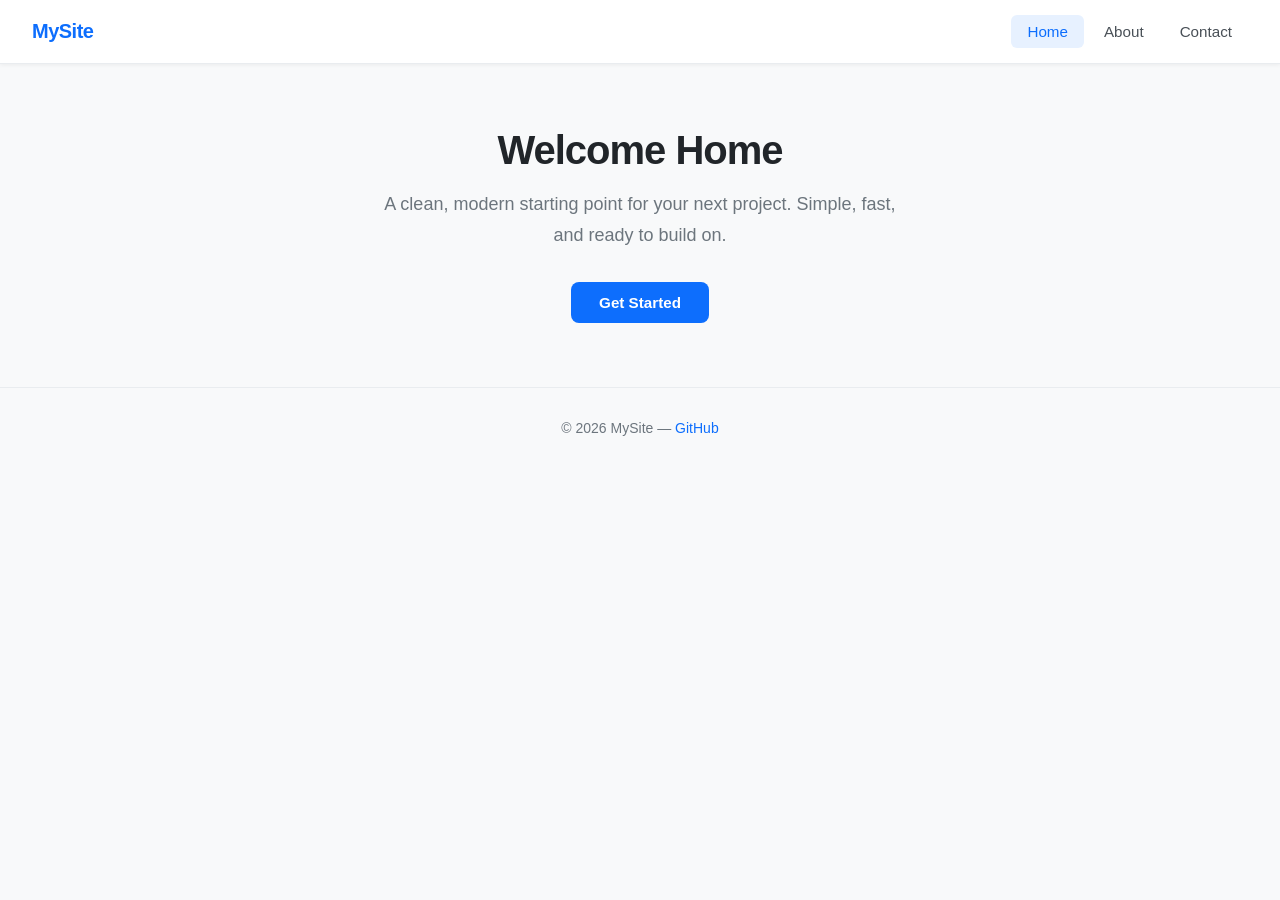
<file: index.html>
<!DOCTYPE html>
<html lang="en">
<head>
  <meta charset="UTF-8">
  <meta name="viewport" content="width=device-width, initial-scale=1.0">
  <title>My Site</title>
  <link rel="stylesheet" href="styles.css">
</head>
<body>

  <nav>
    <a class="nav-logo" href="#">MySite</a>
    <ul class="nav-links">
      <li><a href="#" class="active">Home</a></li>
      <li><a href="#">About</a></li>
      <li><a href="#">Contact</a></li>
    </ul>
  </nav>

  <main>
    <h1>Welcome Home</h1>
    <p>A clean, modern starting point for your next project. Simple, fast, and ready to build on.</p>
    <a class="cta" href="#">Get Started</a>
  </main>

  <footer>
    <p>&copy; 2026 MySite &mdash; <a href="https://github.com">GitHub</a></p>
  </footer>

</body>
</html>
</file>
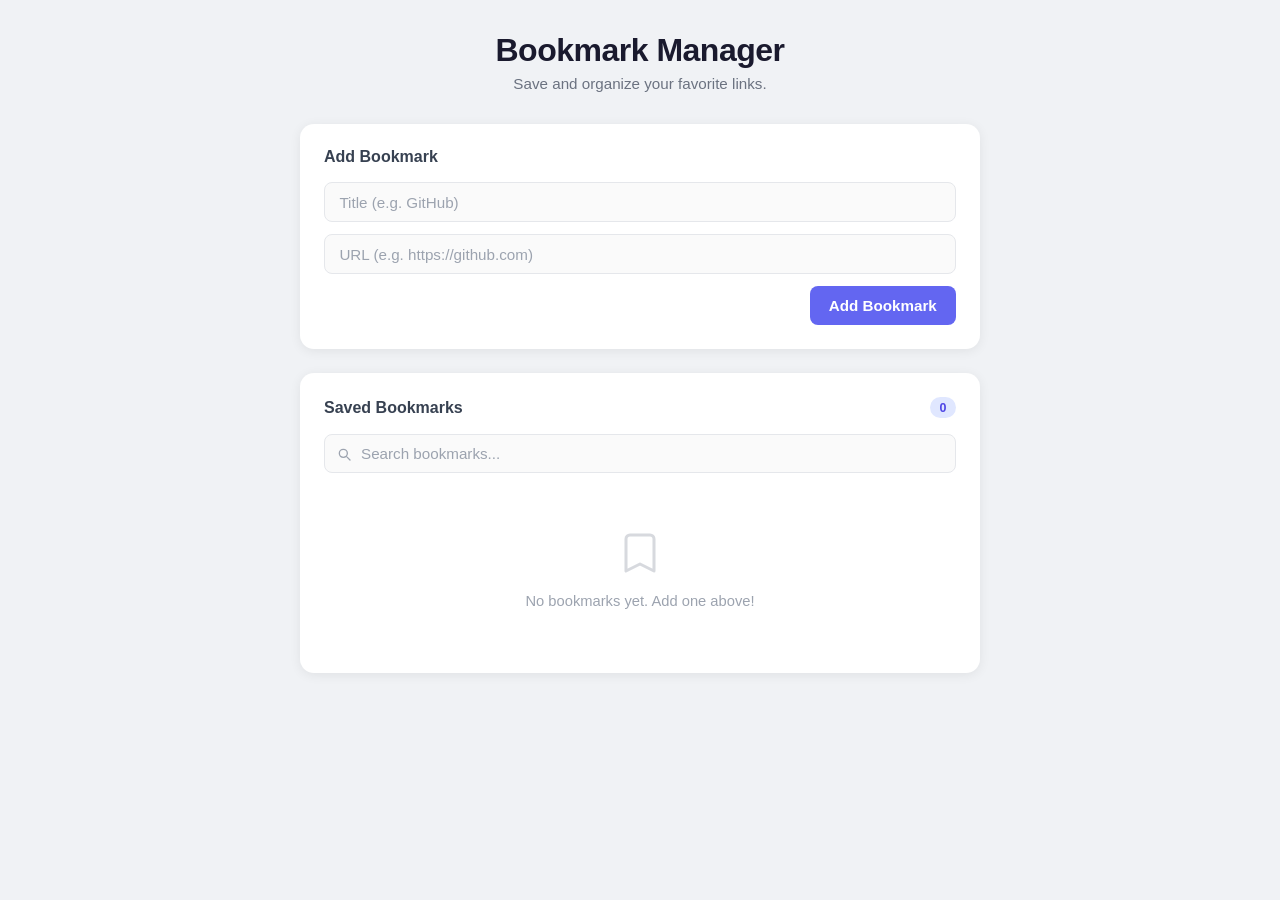
<file: bookmarks.html>
<!DOCTYPE html>
<html lang="en">
<head>
  <meta charset="UTF-8">
  <meta name="viewport" content="width=device-width, initial-scale=1.0">
  <title>Bookmark Manager</title>
  <style>
    *, *::before, *::after { box-sizing: border-box; margin: 0; padding: 0; }

    body {
      font-family: -apple-system, BlinkMacSystemFont, "Segoe UI", Roboto, sans-serif;
      background: #f0f2f5;
      color: #1a1a2e;
      min-height: 100vh;
      padding: 2rem 1rem;
    }

    .container {
      max-width: 680px;
      margin: 0 auto;
    }

    header {
      text-align: center;
      margin-bottom: 2rem;
    }

    header h1 {
      font-size: 2rem;
      font-weight: 700;
      color: #1a1a2e;
      letter-spacing: -0.5px;
    }

    header p {
      color: #6b7280;
      margin-top: 0.4rem;
      font-size: 0.95rem;
    }

    .card {
      background: #fff;
      border-radius: 14px;
      box-shadow: 0 2px 12px rgba(0,0,0,0.07);
      padding: 1.5rem;
      margin-bottom: 1.5rem;
    }

    .card h2 {
      font-size: 1rem;
      font-weight: 600;
      margin-bottom: 1rem;
      color: #374151;
    }

    .form-group {
      display: flex;
      flex-direction: column;
      gap: 0.75rem;
    }

    input[type="text"],
    input[type="url"] {
      width: 100%;
      padding: 0.65rem 0.9rem;
      border: 1.5px solid #e5e7eb;
      border-radius: 8px;
      font-size: 0.95rem;
      color: #1a1a2e;
      background: #fafafa;
      transition: border-color 0.2s, box-shadow 0.2s;
      outline: none;
    }

    input:focus {
      border-color: #6366f1;
      box-shadow: 0 0 0 3px rgba(99,102,241,0.12);
      background: #fff;
    }

    input::placeholder { color: #9ca3af; }

    .btn-add {
      padding: 0.7rem 1.2rem;
      background: #6366f1;
      color: #fff;
      border: none;
      border-radius: 8px;
      font-size: 0.95rem;
      font-weight: 600;
      cursor: pointer;
      transition: background 0.2s, transform 0.1s;
      align-self: flex-end;
      min-width: 120px;
    }

    .btn-add:hover { background: #4f46e5; }
    .btn-add:active { transform: scale(0.97); }

    .error-msg {
      font-size: 0.82rem;
      color: #ef4444;
      display: none;
    }

    .error-msg.visible { display: block; }

    .bookmarks-header {
      display: flex;
      align-items: center;
      justify-content: space-between;
      margin-bottom: 1rem;
    }

    .bookmarks-header h2 {
      font-size: 1rem;
      font-weight: 600;
      color: #374151;
      margin: 0;
    }

    .count-badge {
      background: #e0e7ff;
      color: #4f46e5;
      font-size: 0.78rem;
      font-weight: 700;
      padding: 0.2rem 0.6rem;
      border-radius: 999px;
    }

    .empty-state {
      text-align: center;
      padding: 2.5rem 1rem;
      color: #9ca3af;
    }

    .empty-state svg {
      width: 48px;
      height: 48px;
      margin-bottom: 0.75rem;
      opacity: 0.4;
    }

    .empty-state p { font-size: 0.92rem; }

    .bookmark-list {
      list-style: none;
      display: flex;
      flex-direction: column;
      gap: 0.6rem;
    }

    .bookmark-item {
      display: flex;
      align-items: center;
      gap: 0.75rem;
      padding: 0.75rem 0.9rem;
      background: #f9fafb;
      border: 1.5px solid #f3f4f6;
      border-radius: 10px;
      transition: border-color 0.2s, box-shadow 0.2s;
    }

    .bookmark-item:hover {
      border-color: #e0e7ff;
      box-shadow: 0 2px 8px rgba(99,102,241,0.08);
    }

    .bookmark-favicon {
      width: 20px;
      height: 20px;
      border-radius: 4px;
      flex-shrink: 0;
      background: #e5e7eb;
    }

    .bookmark-info {
      flex: 1;
      min-width: 0;
    }

    .bookmark-title {
      font-weight: 600;
      font-size: 0.92rem;
      color: #1a1a2e;
      white-space: nowrap;
      overflow: hidden;
      text-overflow: ellipsis;
    }

    .bookmark-url {
      font-size: 0.78rem;
      color: #6b7280;
      white-space: nowrap;
      overflow: hidden;
      text-overflow: ellipsis;
      margin-top: 1px;
    }

    .bookmark-link {
      color: inherit;
      text-decoration: none;
    }

    .bookmark-link:hover .bookmark-title { color: #6366f1; }

    .btn-delete {
      background: none;
      border: none;
      cursor: pointer;
      padding: 0.3rem;
      border-radius: 6px;
      color: #d1d5db;
      transition: color 0.2s, background 0.2s;
      flex-shrink: 0;
      display: flex;
      align-items: center;
    }

    .btn-delete:hover {
      color: #ef4444;
      background: #fef2f2;
    }

    .search-wrapper {
      position: relative;
      margin-bottom: 1rem;
    }

    .search-wrapper svg {
      position: absolute;
      left: 0.75rem;
      top: 50%;
      transform: translateY(-50%);
      color: #9ca3af;
      pointer-events: none;
    }

    #searchInput {
      width: 100%;
      padding: 0.65rem 0.9rem 0.65rem 2.25rem;
      border: 1.5px solid #e5e7eb;
      border-radius: 8px;
      font-size: 0.95rem;
      color: #1a1a2e;
      background: #fafafa;
      transition: border-color 0.2s, box-shadow 0.2s;
      outline: none;
    }

    #searchInput:focus {
      border-color: #6366f1;
      box-shadow: 0 0 0 3px rgba(99,102,241,0.12);
      background: #fff;
    }

    #searchInput::placeholder { color: #9ca3af; }

    mark {
      background: #e0e7ff;
      color: #4f46e5;
      border-radius: 2px;
      padding: 0 1px;
    }
  </style>
</head>
<body>
  <div class="container">
    <header>
      <h1>Bookmark Manager</h1>
      <p>Save and organize your favorite links.</p>
    </header>

    <div class="card">
      <h2>Add Bookmark</h2>
      <div class="form-group">
        <input type="text" id="titleInput" placeholder="Title (e.g. GitHub)" autocomplete="off">
        <input type="url" id="urlInput" placeholder="URL (e.g. https://github.com)" autocomplete="off">
        <span class="error-msg" id="errorMsg">Please enter a valid title and URL.</span>
        <button class="btn-add" id="addBtn">Add Bookmark</button>
      </div>
    </div>

    <div class="card">
      <div class="bookmarks-header">
        <h2>Saved Bookmarks</h2>
        <span class="count-badge" id="countBadge">0</span>
      </div>
      <div class="search-wrapper">
        <svg xmlns="http://www.w3.org/2000/svg" width="16" height="16" fill="none" viewBox="0 0 24 24" stroke="currentColor">
          <path stroke-linecap="round" stroke-linejoin="round" stroke-width="2" d="M21 21l-4.35-4.35M17 11A6 6 0 105 11a6 6 0 0012 0z"/>
        </svg>
        <input type="text" id="searchInput" placeholder="Search bookmarks..." autocomplete="off">
      </div>
      <div id="bookmarksContainer"></div>
    </div>
  </div>

  <script>
    const titleInput = document.getElementById('titleInput');
    const urlInput = document.getElementById('urlInput');
    const addBtn = document.getElementById('addBtn');
    const errorMsg = document.getElementById('errorMsg');
    const bookmarksContainer = document.getElementById('bookmarksContainer');
    const countBadge = document.getElementById('countBadge');
    const searchInput = document.getElementById('searchInput');

    function loadBookmarks() {
      return JSON.parse(localStorage.getItem('bookmarks') || '[]');
    }

    function saveBookmarks(bookmarks) {
      localStorage.setItem('bookmarks', JSON.stringify(bookmarks));
    }

    function getFaviconUrl(url) {
      try {
        const { hostname } = new URL(url);
        return `https://www.google.com/s2/favicons?domain=${hostname}&sz=32`;
      } catch {
        return '';
      }
    }

    function highlight(text, query) {
      if (!query) return escapeHtml(text);
      const escaped = escapeHtml(text);
      const escapedQuery = query.replace(/[.*+?^${}()|[\]\\]/g, '\\$&');
      return escaped.replace(new RegExp(escapedQuery, 'gi'), m => `<mark>${m}</mark>`);
    }

    function render() {
      const bookmarks = loadBookmarks();
      const query = searchInput.value.trim().toLowerCase();
      const filtered = query
        ? bookmarks.filter(bm => bm.title.toLowerCase().includes(query))
        : bookmarks;

      countBadge.textContent = bookmarks.length;

      if (bookmarks.length === 0) {
        bookmarksContainer.innerHTML = `
          <div class="empty-state">
            <svg xmlns="http://www.w3.org/2000/svg" fill="none" viewBox="0 0 24 24" stroke="currentColor">
              <path stroke-linecap="round" stroke-linejoin="round" stroke-width="1.5"
                d="M5 5a2 2 0 012-2h10a2 2 0 012 2v16l-7-3.5L5 21V5z"/>
            </svg>
            <p>No bookmarks yet. Add one above!</p>
          </div>`;
        return;
      }

      if (filtered.length === 0) {
        bookmarksContainer.innerHTML = `
          <div class="empty-state">
            <svg xmlns="http://www.w3.org/2000/svg" fill="none" viewBox="0 0 24 24" stroke="currentColor">
              <path stroke-linecap="round" stroke-linejoin="round" stroke-width="1.5"
                d="M21 21l-4.35-4.35M17 11A6 6 0 105 11a6 6 0 0012 0z"/>
            </svg>
            <p>No bookmarks match "<strong>${escapeHtml(searchInput.value.trim())}</strong>".</p>
          </div>`;
        return;
      }

      const ul = document.createElement('ul');
      ul.className = 'bookmark-list';

      filtered.forEach((bm) => {
        const index = bookmarks.indexOf(bm);
        const li = document.createElement('li');
        li.className = 'bookmark-item';
        li.innerHTML = `
          <img class="bookmark-favicon" src="${getFaviconUrl(bm.url)}" alt="" onerror="this.style.visibility='hidden'">
          <div class="bookmark-info">
            <a class="bookmark-link" href="${bm.url}" target="_blank" rel="noopener noreferrer">
              <div class="bookmark-title">${highlight(bm.title, searchInput.value.trim())}</div>
              <div class="bookmark-url">${escapeHtml(bm.url)}</div>
            </a>
          </div>
          <button class="btn-delete" data-index="${index}" title="Delete bookmark">
            <svg xmlns="http://www.w3.org/2000/svg" width="16" height="16" fill="none" viewBox="0 0 24 24" stroke="currentColor">
              <path stroke-linecap="round" stroke-linejoin="round" stroke-width="2"
                d="M19 7l-.867 12.142A2 2 0 0116.138 21H7.862a2 2 0 01-1.995-1.858L5 7m5 4v6m4-6v6M9 7V4h6v3M3 7h18"/>
            </svg>
          </button>`;
        ul.appendChild(li);
      });

      bookmarksContainer.innerHTML = '';
      bookmarksContainer.appendChild(ul);
    }

    function escapeHtml(str) {
      return str.replace(/&/g,'&amp;').replace(/</g,'&lt;').replace(/>/g,'&gt;').replace(/"/g,'&quot;');
    }

    function isValidUrl(str) {
      try { return Boolean(new URL(str)); } catch { return false; }
    }

    addBtn.addEventListener('click', () => {
      const title = titleInput.value.trim();
      const url = urlInput.value.trim();

      if (!title || !isValidUrl(url)) {
        errorMsg.classList.add('visible');
        return;
      }

      errorMsg.classList.remove('visible');
      const bookmarks = loadBookmarks();
      bookmarks.unshift({ title, url, addedAt: Date.now() });
      saveBookmarks(bookmarks);
      titleInput.value = '';
      urlInput.value = '';
      render();
      titleInput.focus();
    });

    urlInput.addEventListener('keydown', (e) => {
      if (e.key === 'Enter') addBtn.click();
    });

    titleInput.addEventListener('keydown', (e) => {
      if (e.key === 'Enter') urlInput.focus();
    });

    searchInput.addEventListener('input', render);

    bookmarksContainer.addEventListener('click', (e) => {
      const btn = e.target.closest('.btn-delete');
      if (!btn) return;
      const index = parseInt(btn.dataset.index, 10);
      const bookmarks = loadBookmarks();
      bookmarks.splice(index, 1);
      saveBookmarks(bookmarks);
      render();
    });

    render();
  </script>
</body>
</html>
</file>
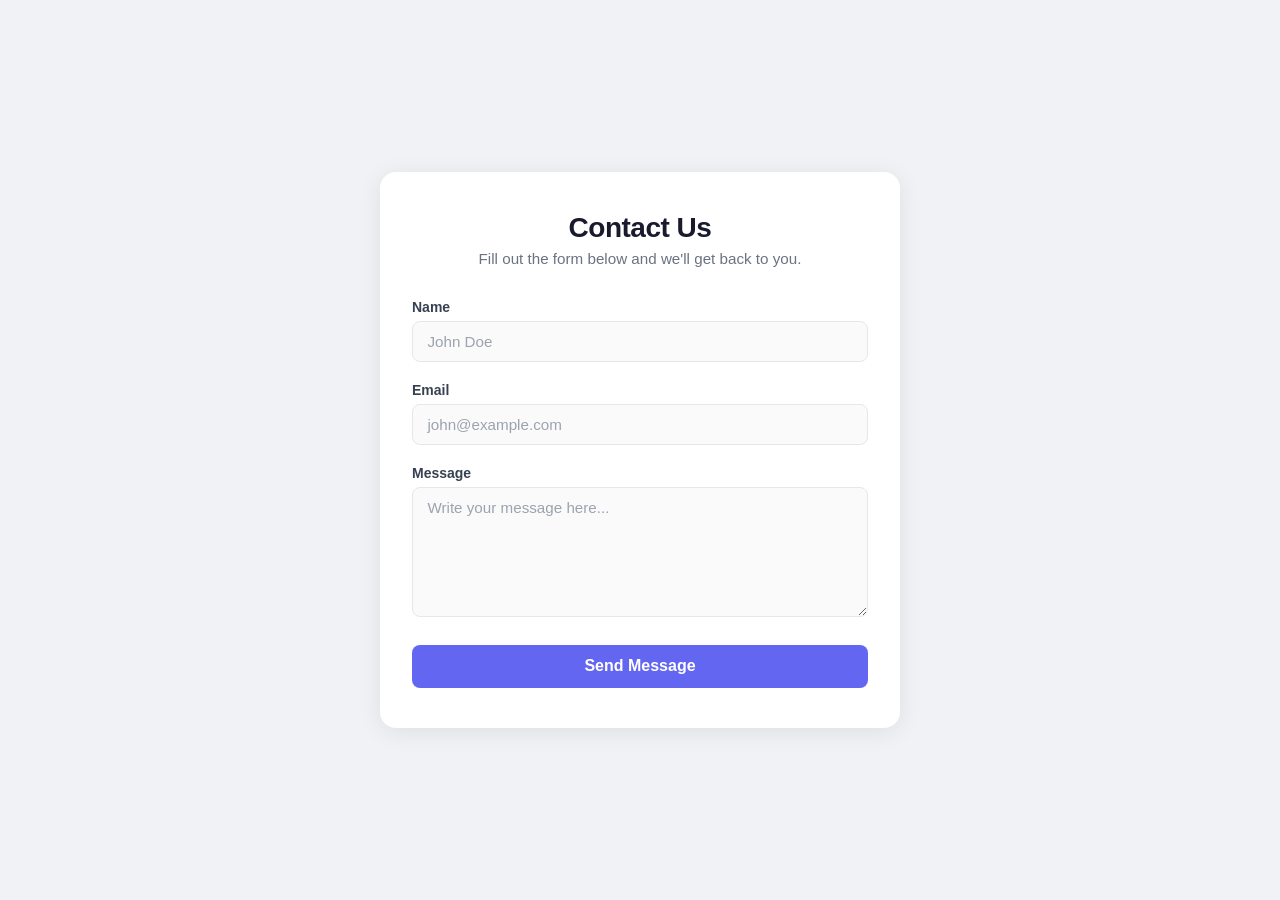
<file: contact.html>
<!DOCTYPE html>
<html lang="en">
<head>
  <meta charset="UTF-8">
  <meta name="viewport" content="width=device-width, initial-scale=1.0">
  <title>Contact Us</title>
  <style>
    *, *::before, *::after { box-sizing: border-box; margin: 0; padding: 0; }

    body {
      font-family: -apple-system, BlinkMacSystemFont, "Segoe UI", Roboto, sans-serif;
      background: #f0f2f5;
      color: #1a1a2e;
      min-height: 100vh;
      display: flex;
      align-items: center;
      justify-content: center;
      padding: 2rem 1rem;
    }

    .card {
      background: #fff;
      border-radius: 16px;
      box-shadow: 0 4px 24px rgba(0,0,0,0.08);
      padding: 2.5rem 2rem;
      width: 100%;
      max-width: 520px;
    }

    .card-header {
      margin-bottom: 2rem;
      text-align: center;
    }

    .card-header h1 {
      font-size: 1.75rem;
      font-weight: 700;
      letter-spacing: -0.5px;
    }

    .card-header p {
      color: #6b7280;
      margin-top: 0.4rem;
      font-size: 0.95rem;
    }

    .form-group {
      display: flex;
      flex-direction: column;
      gap: 1.25rem;
    }

    .field {
      display: flex;
      flex-direction: column;
      gap: 0.35rem;
    }

    label {
      font-size: 0.875rem;
      font-weight: 600;
      color: #374151;
    }

    input[type="text"],
    input[type="email"],
    textarea {
      width: 100%;
      padding: 0.7rem 0.9rem;
      border: 1.5px solid #e5e7eb;
      border-radius: 8px;
      font-size: 0.95rem;
      font-family: inherit;
      color: #1a1a2e;
      background: #fafafa;
      transition: border-color 0.2s, box-shadow 0.2s;
      outline: none;
      resize: vertical;
    }

    input:focus,
    textarea:focus {
      border-color: #6366f1;
      box-shadow: 0 0 0 3px rgba(99,102,241,0.12);
      background: #fff;
    }

    input::placeholder,
    textarea::placeholder { color: #9ca3af; }

    textarea { min-height: 130px; }

    .field-error {
      font-size: 0.78rem;
      color: #ef4444;
      display: none;
    }

    .field-error.visible { display: block; }

    input.invalid,
    textarea.invalid {
      border-color: #ef4444;
      box-shadow: 0 0 0 3px rgba(239,68,68,0.1);
    }

    .btn-submit {
      width: 100%;
      padding: 0.8rem;
      background: #6366f1;
      color: #fff;
      border: none;
      border-radius: 8px;
      font-size: 1rem;
      font-weight: 600;
      cursor: pointer;
      transition: background 0.2s, transform 0.1s;
      margin-top: 0.5rem;
    }

    .btn-submit:hover { background: #4f46e5; }
    .btn-submit:active { transform: scale(0.98); }

    .success-banner {
      display: none;
      align-items: center;
      gap: 0.75rem;
      background: #f0fdf4;
      border: 1.5px solid #bbf7d0;
      border-radius: 10px;
      padding: 1rem 1.1rem;
      margin-top: 1.25rem;
      color: #15803d;
      font-size: 0.92rem;
      font-weight: 500;
    }

    .success-banner.visible { display: flex; }

    .success-banner svg { flex-shrink: 0; }
  </style>
</head>
<body>
  <div class="card">
    <div class="card-header">
      <h1>Contact Us</h1>
      <p>Fill out the form below and we'll get back to you.</p>
    </div>

    <form id="contactForm" novalidate>
      <div class="form-group">

        <div class="field">
          <label for="name">Name</label>
          <input type="text" id="name" placeholder="John Doe" autocomplete="name">
          <span class="field-error" id="nameError">Please enter your name.</span>
        </div>

        <div class="field">
          <label for="email">Email</label>
          <input type="email" id="email" placeholder="john@example.com" autocomplete="email">
          <span class="field-error" id="emailError">Please enter a valid email address.</span>
        </div>

        <div class="field">
          <label for="message">Message</label>
          <textarea id="message" placeholder="Write your message here..."></textarea>
          <span class="field-error" id="messageError">Please enter a message.</span>
        </div>

        <button type="submit" class="btn-submit">Send Message</button>
      </div>
    </form>

    <div class="success-banner" id="successBanner">
      <svg xmlns="http://www.w3.org/2000/svg" width="20" height="20" fill="none" viewBox="0 0 24 24" stroke="currentColor">
        <path stroke-linecap="round" stroke-linejoin="round" stroke-width="2" d="M5 13l4 4L19 7"/>
      </svg>
      Thanks! Your message has been sent successfully.
    </div>
  </div>

  <script>
    const form = document.getElementById('contactForm');
    const nameInput = document.getElementById('name');
    const emailInput = document.getElementById('email');
    const messageInput = document.getElementById('message');
    const successBanner = document.getElementById('successBanner');

    function isValidEmail(val) {
      return /^[^\s@]+@[^\s@]+\.[^\s@]+$/.test(val);
    }

    function setError(input, errorId, show) {
      const errorEl = document.getElementById(errorId);
      if (show) {
        input.classList.add('invalid');
        errorEl.classList.add('visible');
      } else {
        input.classList.remove('invalid');
        errorEl.classList.remove('visible');
      }
    }

    [nameInput, emailInput, messageInput].forEach(input => {
      input.addEventListener('input', () => {
        if (input === emailInput) {
          setError(input, 'emailError', input.value.trim() && !isValidEmail(input.value.trim()));
        } else {
          setError(input, input.id + 'Error', false);
        }
      });
    });

    form.addEventListener('submit', (e) => {
      e.preventDefault();

      const name = nameInput.value.trim();
      const email = emailInput.value.trim();
      const message = messageInput.value.trim();
      let valid = true;

      setError(nameInput, 'nameError', !name);
      if (!name) valid = false;

      setError(emailInput, 'emailError', !email || !isValidEmail(email));
      if (!email || !isValidEmail(email)) valid = false;

      setError(messageInput, 'messageError', !message);
      if (!message) valid = false;

      if (!valid) return;

      form.reset();
      successBanner.classList.add('visible');
      setTimeout(() => successBanner.classList.remove('visible'), 5000);
    });
  </script>
</body>
</html>
</file>
<file: styles.css>
*, *::before, *::after {
  box-sizing: border-box;
  margin: 0;
  padding: 0;
}

body {
  font-family: -apple-system, BlinkMacSystemFont, 'Segoe UI', Roboto, sans-serif;
  background: #f8f9fa;
  color: #212529;
}

nav {
  background: #ffffff;
  border-bottom: 1px solid #e9ecef;
  padding: 0 2rem;
  display: flex;
  align-items: center;
  justify-content: space-between;
  height: 64px;
  position: sticky;
  top: 0;
  z-index: 100;
  box-shadow: 0 1px 4px rgba(0, 0, 0, 0.06);
}

.nav-logo {
  font-size: 1.25rem;
  font-weight: 700;
  color: #0d6efd;
  text-decoration: none;
  letter-spacing: -0.5px;
}

.nav-links {
  display: flex;
  list-style: none;
  gap: 0.25rem;
}

.nav-links a {
  display: block;
  padding: 0.5rem 1rem;
  text-decoration: none;
  color: #495057;
  font-size: 0.95rem;
  font-weight: 500;
  border-radius: 6px;
  transition: background 0.15s, color 0.15s;
}

.nav-links a:hover {
  background: #f1f3f5;
  color: #0d6efd;
}

.nav-links a.active {
  color: #0d6efd;
  background: #e7f1ff;
}

main {
  max-width: 800px;
  margin: 4rem auto;
  padding: 0 2rem;
  text-align: center;
}

main h1 {
  font-size: 2.5rem;
  font-weight: 800;
  letter-spacing: -1px;
  margin-bottom: 1rem;
  color: #212529;
}

main p {
  font-size: 1.125rem;
  color: #6c757d;
  line-height: 1.7;
  max-width: 540px;
  margin: 0 auto 2rem;
}

.cta {
  display: inline-block;
  background: #0d6efd;
  color: #fff;
  padding: 0.75rem 1.75rem;
  border-radius: 8px;
  text-decoration: none;
  font-weight: 600;
  font-size: 0.95rem;
  transition: background 0.15s, transform 0.1s;
}

.cta:hover {
  background: #0b5ed7;
  transform: translateY(-1px);
}

footer {
  text-align: center;
  padding: 2rem;
  margin-top: 4rem;
  border-top: 1px solid #e9ecef;
  font-size: 0.875rem;
  color: #6c757d;
}

footer a {
  color: #0d6efd;
  text-decoration: none;
}

footer a:hover {
  text-decoration: underline;
}

@media (prefers-color-scheme: dark) {
  body {
    background: #0f1117;
    color: #e9ecef;
  }

  nav {
    background: #1a1d27;
    border-bottom-color: #2a2d3a;
    box-shadow: 0 1px 4px rgba(0, 0, 0, 0.3);
  }

  .nav-links a {
    color: #adb5bd;
  }

  .nav-links a:hover {
    background: #2a2d3a;
    color: #4d9fff;
  }

  .nav-links a.active {
    color: #4d9fff;
    background: #0d2045;
  }

  main h1 {
    color: #f1f3f5;
  }

  main p {
    color: #868e96;
  }

  .cta {
    background: #4d9fff;
    color: #0f1117;
  }

  .cta:hover {
    background: #3a8de6;
  }

  footer {
    border-top-color: #2a2d3a;
    color: #868e96;
  }

  footer a {
    color: #4d9fff;
  }
}
</file>
